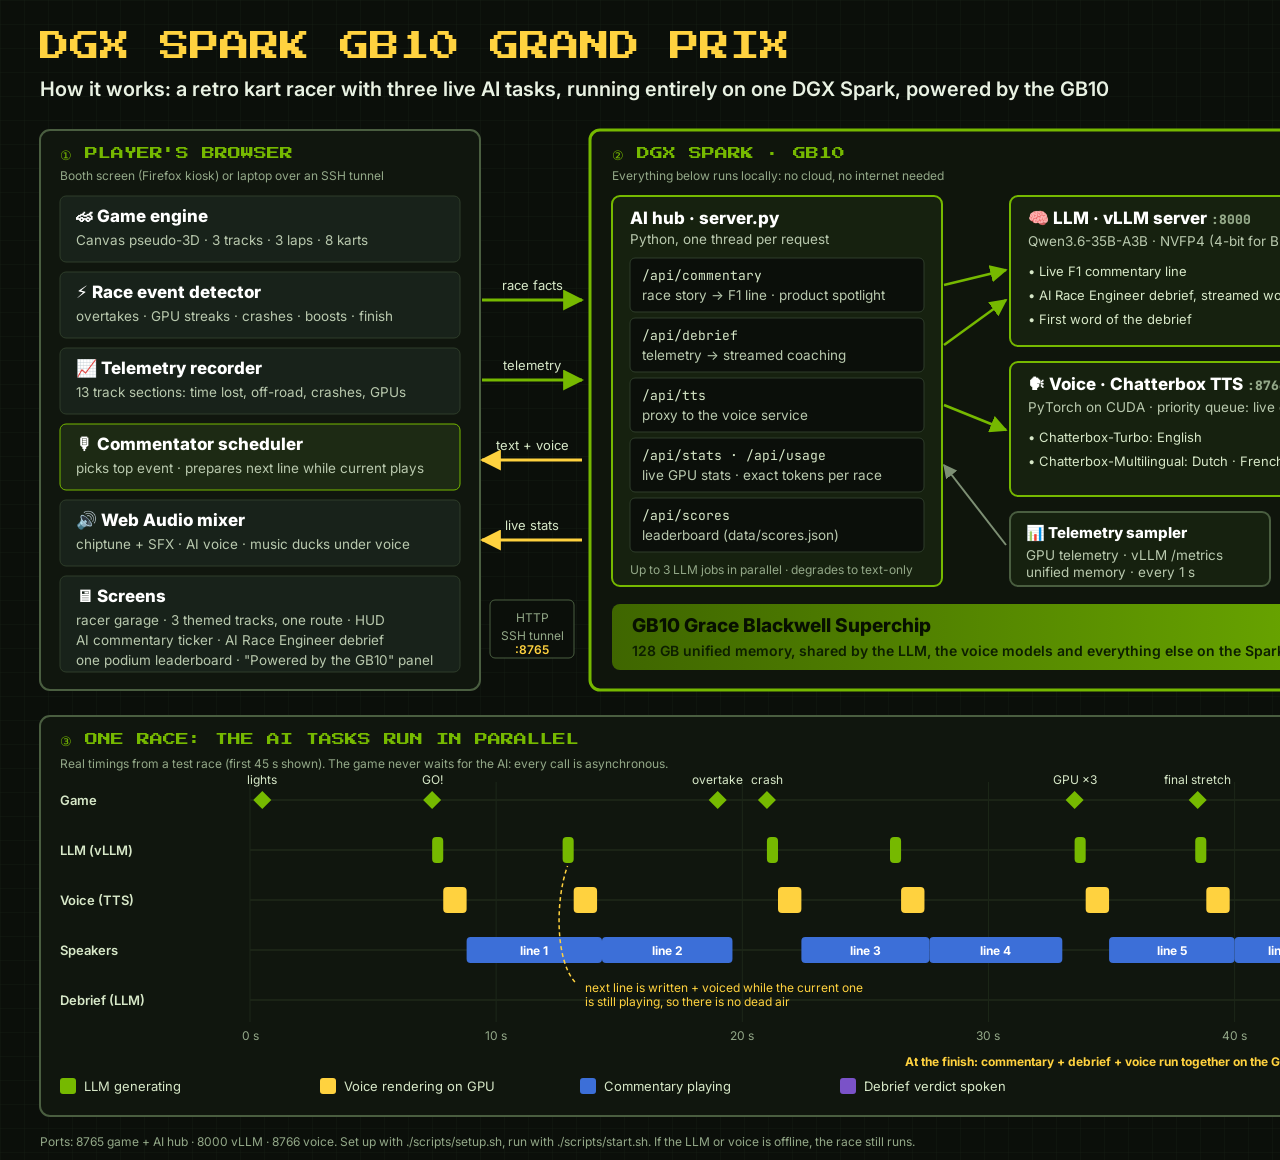
<file: docs/architecture.html>
<!doctype html>
<html><head><meta charset="utf-8">
<link href="https://fonts.googleapis.com/css2?family=Press+Start+2P&family=Inter:wght@400;600;800&family=JetBrains+Mono:wght@500&display=swap" rel="stylesheet">
<style>
  html,body{margin:0;background:#0b0f0a}
  svg{display:block}
  .t{font-family:Inter,DejaVu Sans,sans-serif;fill:#e9f2e3}
  .px{font-family:'Press Start 2P',monospace}
  .mono{font-family:'JetBrains Mono',DejaVu Sans Mono,monospace}
  .h1{font-size:30px;fill:#ffd23f}
  .h2{font-size:15px;fill:#76b900}
  .sec{font-size:13px;fill:#76b900}
  .bt{font-size:17px;font-weight:800;fill:#ffffff}
  .bs{font-size:13.5px;fill:#b9c9ae}
  .lbl{font-size:13px;fill:#d7e8c8}
  .small{font-size:12px;fill:#93a888}
  .num{font-size:13px;font-weight:600;fill:#ffd23f}
</style></head><body>
<svg id="d" width="1600" height="1160" viewBox="0 0 1600 1160" xmlns="http://www.w3.org/2000/svg">
  <defs>
    <marker id="ar" viewBox="0 0 10 10" refX="9" refY="5" markerWidth="7" markerHeight="7" orient="auto-start-reverse"><path d="M0,0 L10,5 L0,10 z" fill="#76b900"/></marker>
    <marker id="ay" viewBox="0 0 10 10" refX="9" refY="5" markerWidth="7" markerHeight="7" orient="auto-start-reverse"><path d="M0,0 L10,5 L0,10 z" fill="#ffd23f"/></marker>
    <marker id="ag" viewBox="0 0 10 10" refX="9" refY="5" markerWidth="7" markerHeight="7" orient="auto-start-reverse"><path d="M0,0 L10,5 L0,10 z" fill="#7d8f74"/></marker>
    <linearGradient id="gpu" x1="0" x2="1"><stop offset="0" stop-color="#3f6600"/><stop offset="1" stop-color="#76b900"/></linearGradient>
    <pattern id="grid" width="24" height="24" patternUnits="userSpaceOnUse"><path d="M24 0H0V24" fill="none" stroke="#141c12" stroke-width="1"/></pattern>
  </defs>
  <rect width="1600" height="1160" fill="url(#grid)"/>

  <!-- ===== Header ===== -->
  <text x="40" y="62" class="px h1">DGX SPARK GB10 GRAND PRIX</text>
  <text x="40" y="96" class="t" style="font-size:20px;font-weight:600">How it works: a retro kart racer with three live AI tasks, running entirely on one DGX Spark, powered by the GB10</text>

  <!-- ===== Browser column ===== -->
  <rect x="40" y="130" width="440" height="560" rx="10" fill="#10160e" stroke="#4a5e40" stroke-width="2"/>
  <text x="60" y="160" class="px sec">① PLAYER'S BROWSER</text>
  <text x="60" y="180" class="t small">Booth screen (Firefox kiosk) or laptop over an SSH tunnel</text>
  <g class="t">
    <rect x="60" y="196" width="400" height="66" rx="6" fill="#18221a" stroke="#2e3d2a"/>
    <text x="76" y="222" class="bt">🏎 Game engine</text>
    <text x="76" y="245" class="bs">Canvas pseudo-3D · 3 tracks · 3 laps · 8 karts</text>

    <rect x="60" y="272" width="400" height="66" rx="6" fill="#18221a" stroke="#2e3d2a"/>
    <text x="76" y="298" class="bt">⚡ Race event detector</text>
    <text x="76" y="321" class="bs">overtakes · GPU streaks · crashes · boosts · finish</text>

    <rect x="60" y="348" width="400" height="66" rx="6" fill="#18221a" stroke="#2e3d2a"/>
    <text x="76" y="374" class="bt">📈 Telemetry recorder</text>
    <text x="76" y="397" class="bs">13 track sections: time lost, off-road, crashes, GPUs</text>

    <rect x="60" y="424" width="400" height="66" rx="6" fill="#1d2a14" stroke="#76b900"/>
    <text x="76" y="450" class="bt">🎙 Commentator scheduler</text>
    <text x="76" y="473" class="bs">picks top event · prepares next line while current plays</text>

    <rect x="60" y="500" width="400" height="66" rx="6" fill="#18221a" stroke="#2e3d2a"/>
    <text x="76" y="526" class="bt">🔊 Web Audio mixer</text>
    <text x="76" y="549" class="bs">chiptune + SFX · AI voice · music ducks under voice</text>

    <rect x="60" y="576" width="400" height="96" rx="6" fill="#18221a" stroke="#2e3d2a"/>
    <text x="76" y="602" class="bt">🖥 Screens</text>
    <text x="76" y="625" class="bs">racer garage · 3 themed tracks, one route · HUD</text>
    <text x="76" y="645" class="bs">AI commentary ticker · AI Race Engineer debrief</text>
    <text x="76" y="665" class="bs">one podium leaderboard · "Powered by the GB10" panel</text>
  </g>

  <!-- ===== Link browser -> Spark ===== -->
  <g class="t">
    <line x1="482" y1="300" x2="582" y2="300" stroke="#76b900" stroke-width="3" marker-end="url(#ar)"/>
    <text x="532" y="290" text-anchor="middle" class="lbl">race facts</text>
    <line x1="482" y1="380" x2="582" y2="380" stroke="#76b900" stroke-width="3" marker-end="url(#ar)"/>
    <text x="532" y="370" text-anchor="middle" class="lbl">telemetry</text>
    <line x1="582" y1="460" x2="482" y2="460" stroke="#ffd23f" stroke-width="3" marker-end="url(#ay)"/>
    <text x="532" y="450" text-anchor="middle" class="lbl">text + voice</text>
    <line x1="582" y1="540" x2="482" y2="540" stroke="#ffd23f" stroke-width="3" marker-end="url(#ay)"/>
    <text x="532" y="530" text-anchor="middle" class="lbl">live stats</text>
    <rect x="490" y="600" width="84" height="58" rx="5" fill="#0b0f0a" stroke="#4a5e40"/>
    <text x="532" y="622" text-anchor="middle" class="small">HTTP</text>
    <text x="532" y="640" text-anchor="middle" class="small">SSH tunnel</text>
    <text x="532" y="654" text-anchor="middle" class="num" style="font-size:12px">:8765</text>
  </g>

  <!-- ===== DGX Spark ===== -->
  <rect x="590" y="130" width="970" height="560" rx="10" fill="#0f150c" stroke="#76b900" stroke-width="3"/>
  <text x="612" y="160" class="px sec">② DGX SPARK · GB10</text>
  <text x="612" y="180" class="t small">Everything below runs locally: no cloud, no internet needed</text>

  <!-- AI hub -->
  <rect x="612" y="196" width="330" height="390" rx="8" fill="#16210f" stroke="#76b900" stroke-width="2"/>
  <text x="630" y="224" class="t bt">AI hub · server.py</text>
  <text x="630" y="244" class="t bs">Python, one thread per request</text>
  <g class="t">
    <rect x="630" y="258" width="294" height="54" rx="5" fill="#0b0f0a" stroke="#2e3d2a"/>
    <text x="642" y="280" class="mono lbl">/api/commentary</text>
    <text x="642" y="300" class="bs">race story → F1 line · product spotlight</text>
    <rect x="630" y="318" width="294" height="54" rx="5" fill="#0b0f0a" stroke="#2e3d2a"/>
    <text x="642" y="340" class="mono lbl">/api/debrief</text>
    <text x="642" y="360" class="bs">telemetry → streamed coaching</text>
    <rect x="630" y="378" width="294" height="54" rx="5" fill="#0b0f0a" stroke="#2e3d2a"/>
    <text x="642" y="400" class="mono lbl">/api/tts</text>
    <text x="642" y="420" class="bs">proxy to the voice service</text>
    <rect x="630" y="438" width="294" height="54" rx="5" fill="#0b0f0a" stroke="#2e3d2a"/>
    <text x="642" y="460" class="mono lbl">/api/stats · /api/usage</text>
    <text x="642" y="480" class="bs">live GPU stats · exact tokens per race</text>
    <rect x="630" y="498" width="294" height="54" rx="5" fill="#0b0f0a" stroke="#2e3d2a"/>
    <text x="642" y="520" class="mono lbl">/api/scores</text>
    <text x="642" y="540" class="bs">leaderboard (data/scores.json)</text>
    <text x="630" y="574" class="small">Up to 3 LLM jobs in parallel · degrades to text-only</text>
  </g>

  <!-- vLLM -->
  <rect x="1010" y="196" width="530" height="150" rx="8" fill="#16210f" stroke="#76b900" stroke-width="2"/>
  <text x="1028" y="224" class="t bt">🧠 LLM · vLLM server  <tspan class="mono" style="font-size:13px;fill:#93a888">:8000</tspan></text>
  <text x="1028" y="246" class="t bs">Qwen3.6-35B-A3B · NVFP4 (4-bit for Blackwell) · OpenAI-compatible API</text>
  <g class="t">
    <text x="1028" y="276" class="lbl">• Live F1 commentary line</text><text x="1522" y="276" text-anchor="end" class="num">≈ 0.3–0.6 s</text>
    <text x="1028" y="300" class="lbl">• AI Race Engineer debrief, streamed word by word</text><text x="1522" y="300" text-anchor="end" class="num">30–75 tok/s</text>
    <text x="1028" y="324" class="lbl">• First word of the debrief</text><text x="1522" y="324" text-anchor="end" class="num">≈ 0.2 s</text>
  </g>

  <!-- TTS -->
  <rect x="1010" y="362" width="530" height="134" rx="8" fill="#16210f" stroke="#76b900" stroke-width="2"/>
  <text x="1028" y="390" class="t bt">🗣 Voice · Chatterbox TTS  <tspan class="mono" style="font-size:13px;fill:#93a888">:8766</tspan></text>
  <text x="1028" y="412" class="t bs">PyTorch on CUDA · priority queue: live commentary first</text>
  <g class="t">
    <text x="1028" y="442" class="lbl">• Chatterbox-Turbo: English</text><text x="1522" y="442" text-anchor="end" class="num">≈ 1 s / line</text>
    <text x="1028" y="466" class="lbl">• Chatterbox-Multilingual: Dutch · French</text><text x="1522" y="466" text-anchor="end" class="num">≈ 2 s / line</text>
  </g>

  <!-- sampler + storage -->
  <rect x="1010" y="512" width="260" height="74" rx="8" fill="#16210f" stroke="#4a5e40" stroke-width="2"/>
  <text x="1026" y="538" class="t bt" style="font-size:15px">📊 Telemetry sampler</text>
  <text x="1026" y="560" class="t bs">GPU telemetry · vLLM /metrics</text>
  <text x="1026" y="577" class="t bs">unified memory · every 1 s</text>
  <rect x="1282" y="512" width="258" height="74" rx="8" fill="#16210f" stroke="#4a5e40" stroke-width="2"/>
  <text x="1298" y="538" class="t bt" style="font-size:15px">🏆 Leaderboard store</text>
  <text x="1298" y="560" class="t bs">JSON file + auto backups</text>
  <text x="1298" y="577" class="t bs">CSV export from the podium</text>

  <!-- hub arrows -->
  <line x1="944" y1="285" x2="1006" y2="270" stroke="#76b900" stroke-width="2.5" marker-end="url(#ar)"/>
  <line x1="944" y1="345" x2="1006" y2="300" stroke="#76b900" stroke-width="2.5" marker-end="url(#ar)"/>
  <line x1="944" y1="405" x2="1006" y2="430" stroke="#76b900" stroke-width="2.5" marker-end="url(#ar)"/>
  <line x1="1006" y1="545" x2="944" y2="465" stroke="#7d8f74" stroke-width="2" marker-end="url(#ag)"/>

  <!-- GPU bar -->
  <rect x="612" y="604" width="928" height="66" rx="8" fill="url(#gpu)"/>
  <text x="632" y="632" class="t" style="font-size:19px;font-weight:800;fill:#071000">GB10 Grace Blackwell Superchip</text>
  <text x="632" y="656" class="t" style="font-size:14px;font-weight:600;fill:#0d1f00">128 GB unified memory, shared by the LLM, the voice models and everything else on the Spark</text>
  <path d="M1540 270 H1551 V600" fill="none" stroke="#76b900" stroke-width="2.5" marker-end="url(#ar)"/>
  <path d="M1540 430 H1551" fill="none" stroke="#76b900" stroke-width="2.5"/>
  <text x="1520" y="646" text-anchor="end" class="t" style="font-size:13px;font-weight:800;fill:#0d1f00">runs vLLM + Chatterbox on CUDA</text>

  <!-- ===== Timeline ===== -->
  <rect x="40" y="716" width="1520" height="400" rx="10" fill="#10160e" stroke="#4a5e40" stroke-width="2"/>
  <text x="60" y="746" class="px sec">③ ONE RACE: THE AI TASKS RUN IN PARALLEL</text>
  <text x="60" y="768" class="t small">Real timings from a test race (first 45 s shown). The game never waits for the AI: every call is asynchronous.</text>

  <g id="tl" class="t"></g>

  <text x="40" y="1146" class="t small">Ports: 8765 game + AI hub · 8000 vLLM · 8766 voice. Set up with ./scripts/setup.sh, run with ./scripts/start.sh. If the LLM or voice is offline, the race still runs.</text>
</svg>
<script>
// timeline drawn from data so it stays accurate and tidy
const g = document.getElementById('tl'), NS = 'http://www.w3.org/2000/svg';
const X0 = 250, X1 = 1530, T = 52, sx = t => X0 + (X1 - X0) * t / T;
const lanes = [['Game', 800], ['LLM (vLLM)', 850], ['Voice (TTS)', 900], ['Speakers', 950], ['Debrief (LLM)', 1000]];
const el = (tag, a, txt) => { const e = document.createElementNS(NS, tag); for (const k in a) e.setAttribute(k, a[k]); if (txt != null) e.textContent = txt; g.appendChild(e); return e; };
lanes.forEach(([n, y]) => {
  el('text', { x: 60, y: y + 5, class: 'lbl', 'font-weight': 600 }, n);
  el('line', { x1: X0, x2: X1, y1: y, y2: y, stroke: '#26331f', 'stroke-width': 1 });
});
for (let t = 0; t <= 50; t += 10) {
  el('line', { x1: sx(t), x2: sx(t), y1: 782, y2: 1022, stroke: '#1d2719' });
  el('text', { x: sx(t), y: 1040, class: 'small', 'text-anchor': 'middle' }, t + ' s');
}
const block = (lane, a, b, fill, label, tc = '#071000') => {
  const y = lanes[lane][1];
  el('rect', { x: sx(a), y: y - 13, width: Math.max(4, sx(b) - sx(a)), height: 26, rx: 4, fill });
  if (label) el('text', { x: (sx(a) + sx(b)) / 2, y: y + 5, 'text-anchor': 'middle', style: `font-size:12px;font-weight:700;fill:${tc}` }, label);
};
const evs = [[0.5, 'lights'], [7.4, 'GO!'], [19, 'overtake'], [21, 'crash'], [33.5, 'GPU ×3'], [38.5, 'final stretch'], [44, 'FINISH']];
evs.forEach(([t, n]) => {
  const y = lanes[0][1];
  el('path', { d: `M${sx(t)} ${y - 9} l9 9 l-9 9 l-9 -9z`, fill: n === 'FINISH' ? '#ffd23f' : '#76b900' });
  el('text', { x: sx(t), y: y - 16, 'text-anchor': 'middle', class: 'small', style: 'fill:#d7e8c8' }, n);
});
const lines = [[7.4, 8.8, 14.3], [12.7, 14.3, 19.6], [21.0, 22.4, 27.6], [26.0, 27.6, 33.0], [33.5, 34.9, 40.0], [38.4, 40.0, 44.0]];
lines.forEach(([t, start, end], i) => {
  block(1, t, t + 0.45, '#76b900');
  block(2, t + 0.45, t + 1.4, '#ffd23f');
  block(3, start, end, '#3c6fd8', `line ${i + 1}`, '#fff');
});
// finish: commentary + debrief + voices at the same time
block(1, 44.0, 44.5, '#76b900');
block(2, 44.5, 45.6, '#ffd23f');
block(3, 45.6, 50.8, '#3c6fd8', 'finish call', '#fff');
block(4, 44.0, 47.2, '#76b900', 'streamed', '#071000');
block(2, 47.3, 48.3, '#ffd23f');
block(3, 50.8, 52, '#7a52c8');
// pipelining callout
el('path', { d: `M${sx(13.2)} 982 C ${sx(12.4)} 960, ${sx(12.4)} 900, ${sx(12.9)} 866`, fill: 'none', stroke: '#ffd23f', 'stroke-width': 1.5, 'stroke-dasharray': '4 3' });
el('text', { x: sx(13.6), y: 992, class: 'small', style: 'fill:#ffd23f' }, 'next line is written + voiced while the current one');
el('text', { x: sx(13.6), y: 1006, class: 'small', style: 'fill:#ffd23f' }, 'is still playing, so there is no dead air');
// concurrency bracket at finish
el('rect', { x: sx(43.6), y: 828, width: sx(51.2) - sx(43.6), height: 192, rx: 6, fill: 'none', stroke: '#ffd23f', 'stroke-width': 2, 'stroke-dasharray': '6 4' });
el('text', { x: sx(43.6) - 8, y: 1066, 'text-anchor': 'end', class: 'small', style: 'fill:#ffd23f;font-weight:700' }, 'At the finish: commentary + debrief + voice run together on the GB10 →');
// legend
const lg = [['#76b900', 'LLM generating'], ['#ffd23f', 'Voice rendering on GPU'], ['#3c6fd8', 'Commentary playing'], ['#7a52c8', 'Debrief verdict spoken']];
lg.forEach(([c, n], i) => { const x = 60 + i * 260; el('rect', { x, y: 1078, width: 16, height: 16, rx: 3, fill: c }); el('text', { x: x + 24, y: 1091, class: 'lbl' }, n); });
</script>
</body></html>
</file>
